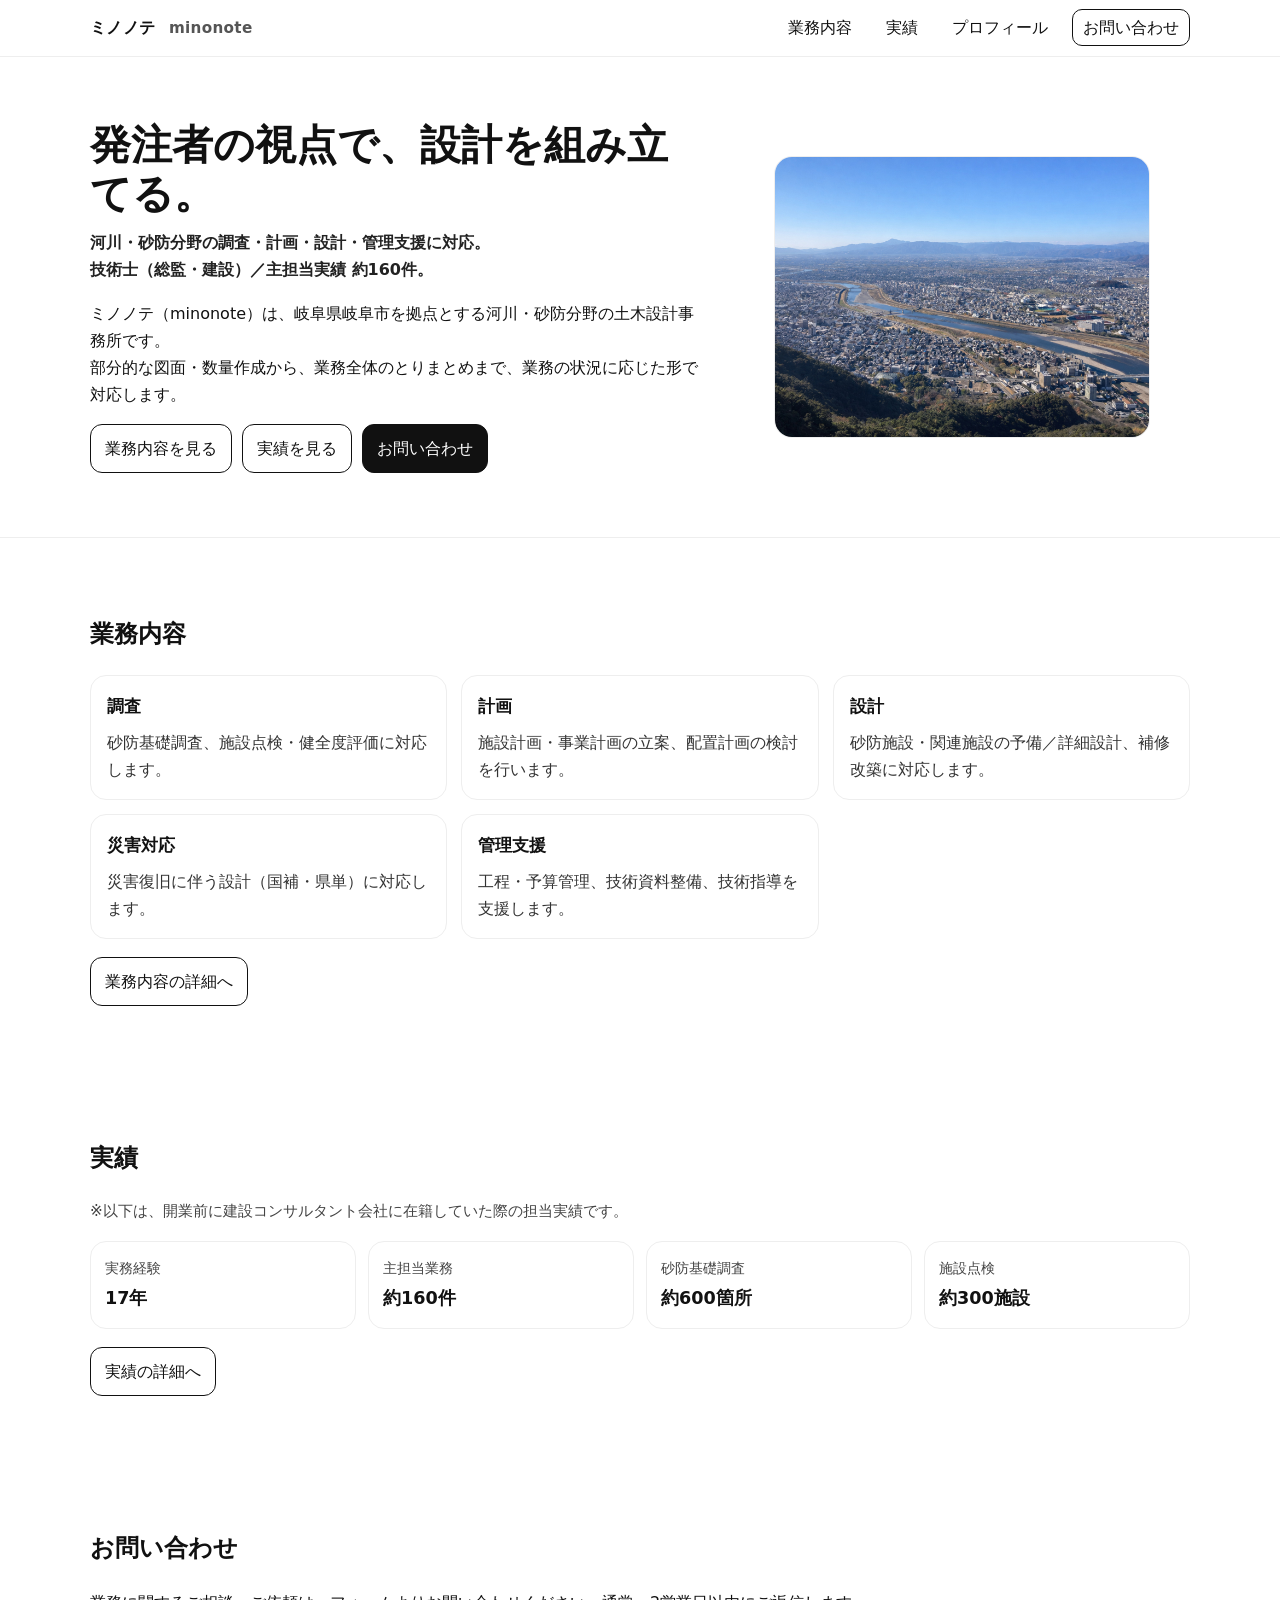
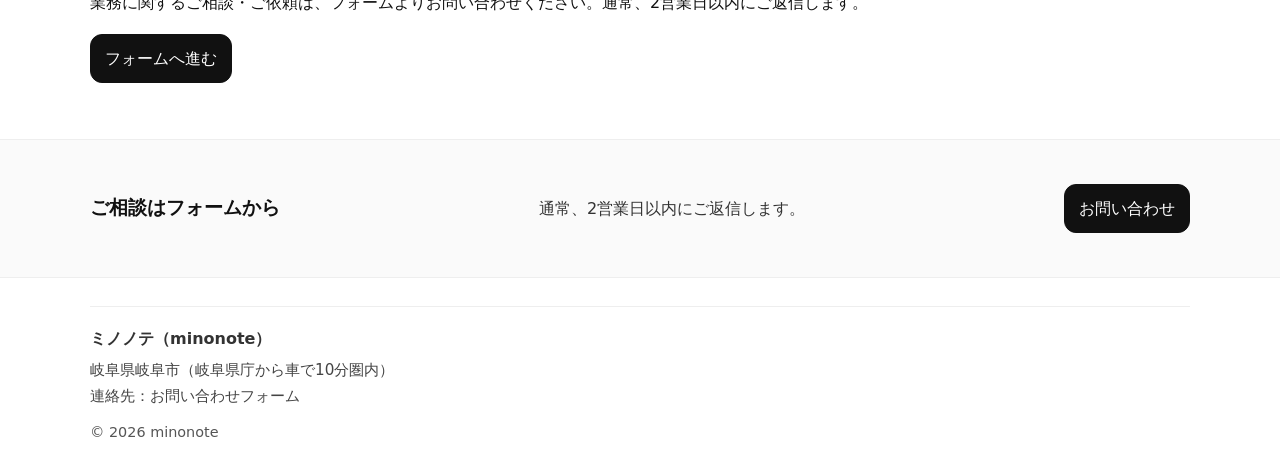
<file: index.html>
<!doctype html>
<html lang="ja">
<head>
  <meta charset="utf-8" />
  <meta name="viewport" content="width=device-width, initial-scale=1" />
  <title>ミノノテ（minonote）｜砂防 設計 外注（岐阜）</title>
  <meta name="description" content="岐阜を拠点に砂防 設計 外注に対応。河川・砂防分野の調査・計画・設計・管理支援をお引き受けします。技術士（総監・建設）／主担当実績 約160件。部分作業からとりまとめまで。" />

  <!-- Canonical / OGP（URLは公開後に実URLへ置換） -->
  <link rel="canonical" href="https://minonoteoffice26-pixel.github.io/my-site/" />
  <meta property="og:title" content="ミノノテ（minonote）｜河川・砂防の調査・計画・設計" />
  <meta property="og:description" content="河川・砂防分野の調査・計画・設計・災害復旧・管理支援に対応。技術士（総監・建設）／主担当実績 約160件。" />
  <meta property="og:type" content="website" />
  <meta property="og:url" content="https://minonoteoffice26-pixel.github.io/my-site/" />
  <meta property="og:image" content="https://minonoteoffice26-pixel.github.io/my-site/images/ogp.png" />

  <!-- Favicon（WF-066で作成・差し替え） -->
  <link rel="icon" href="images/favicon.ico" />

  <link rel="stylesheet" href="style.css" />
</head>
<body>
  <a class="skip-link" href="#main">本文へスキップ</a>

  <header class="site-header">
    <div class="container header-inner">
      <a class="brand" href="index.html" aria-label="ミノノテ トップへ">ミノノテ<span class="brand-sub"> minonote</span></a>

      <nav class="site-nav" aria-label="グローバルナビゲーション">
        <ul>
          <li><a href="service.html">業務内容</a></li>
          <li><a href="works.html">実績</a></li>
          <li><a href="profile.html">プロフィール</a></li>
          <li><a class="nav-cta" href="contact.html">お問い合わせ</a></li>
        </ul>
      </nav>
    </div>
  </header>

  <main id="main">
    <!-- Hero -->
    <section class="hero">
      <div class="container hero-inner">
        <div class="hero-text">
          <h1>発注者の視点で、設計を組み立てる。</h1>
          <p class="lead">
            河川・砂防分野の調査・計画・設計・管理支援に対応。<br />
            技術士（総監・建設）／主担当実績 約160件。
          </p>
          <p>
            ミノノテ（minonote）は、岐阜県岐阜市を拠点とする河川・砂防分野の土木設計事務所です。<br />
            部分的な図面・数量作成から、業務全体のとりまとめまで、業務の状況に応じた形で対応します。
          </p>

          <div class="button-row">
            <a class="btn" href="service.html">業務内容を見る</a>
            <a class="btn" href="works.html">実績を見る</a>
            <a class="btn btn-primary" href="contact.html">お問い合わせ</a>
          </div>
        </div>

        <figure class="hero-media">
          <!-- WF-045-01：トップメイン画像（WF-061までに差し替え） -->
          <img src="images/hero-placeholder.jpg" alt="河川・砂防分野の業務イメージ（後で差し替え）" />
        </figure>
      </div>
    </section>

    <!-- Service summary -->
    <section class="section" id="service">
      <div class="container">
        <h2>業務内容</h2>
        <div class="cards">
          <article class="card">
            <h3>調査</h3>
            <p>砂防基礎調査、施設点検・健全度評価に対応します。</p>
          </article>
          <article class="card">
            <h3>計画</h3>
            <p>施設計画・事業計画の立案、配置計画の検討を行います。</p>
          </article>
          <article class="card">
            <h3>設計</h3>
            <p>砂防施設・関連施設の予備／詳細設計、補修改築に対応します。</p>
          </article>
          <article class="card">
            <h3>災害対応</h3>
            <p>災害復旧に伴う設計（国補・県単）に対応します。</p>
          </article>
          <article class="card">
            <h3>管理支援</h3>
            <p>工程・予算管理、技術資料整備、技術指導を支援します。</p>
          </article>
        </div>

        <div class="section-actions">
          <a class="btn" href="service.html">業務内容の詳細へ</a>
        </div>
      </div>
    </section>

    <!-- Works summary -->
    <section class="section" id="works">
      <div class="container">
        <h2>実績</h2>
        <p class="note">※以下は、開業前に建設コンサルタント会社に在籍していた際の担当実績です。</p>

        <dl class="metrics">
          <div><dt>実務経験</dt><dd>17年</dd></div>
          <div><dt>主担当業務</dt><dd>約160件</dd></div>
          <div><dt>砂防基礎調査</dt><dd>約600箇所</dd></div>
          <div><dt>施設点検</dt><dd>約300施設</dd></div>
        </dl>

        <div class="section-actions">
          <a class="btn" href="works.html">実績の詳細へ</a>
        </div>
      </div>
    </section>

    <!-- Contact summary -->
    <section class="section" id="contact">
      <div class="container">
        <h2>お問い合わせ</h2>
        <p>業務に関するご相談・ご依頼は、フォームよりお問い合わせください。通常、2営業日以内にご返信します。</p>
        <div class="section-actions">
          <a class="btn btn-primary" href="contact.html">フォームへ進む</a>
        </div>
      </div>
    </section>

    <!-- Common CTA -->
    <section class="cta" aria-label="お問い合わせへの導線">
      <div class="container cta-inner">
        <h2 class="cta-title">ご相談はフォームから</h2>
        <p class="cta-text">通常、2営業日以内にご返信します。</p>
        <a class="btn btn-primary" href="contact.html">お問い合わせ</a>
      </div>
    </section>
  </main>

  <footer class="site-footer">
    <div class="container footer-inner">
      <p class="footer-brand">ミノノテ（minonote）</p>
      <p class="footer-meta">岐阜県岐阜市（岐阜県庁から車で10分圏内）</p>
      <p class="footer-meta">連絡先：お問い合わせフォーム</p>
      <p class="footer-copy">&copy; <span id="year">2026</span> minonote</p>
    </div>
  </footer>
</body>
</html>
</file>
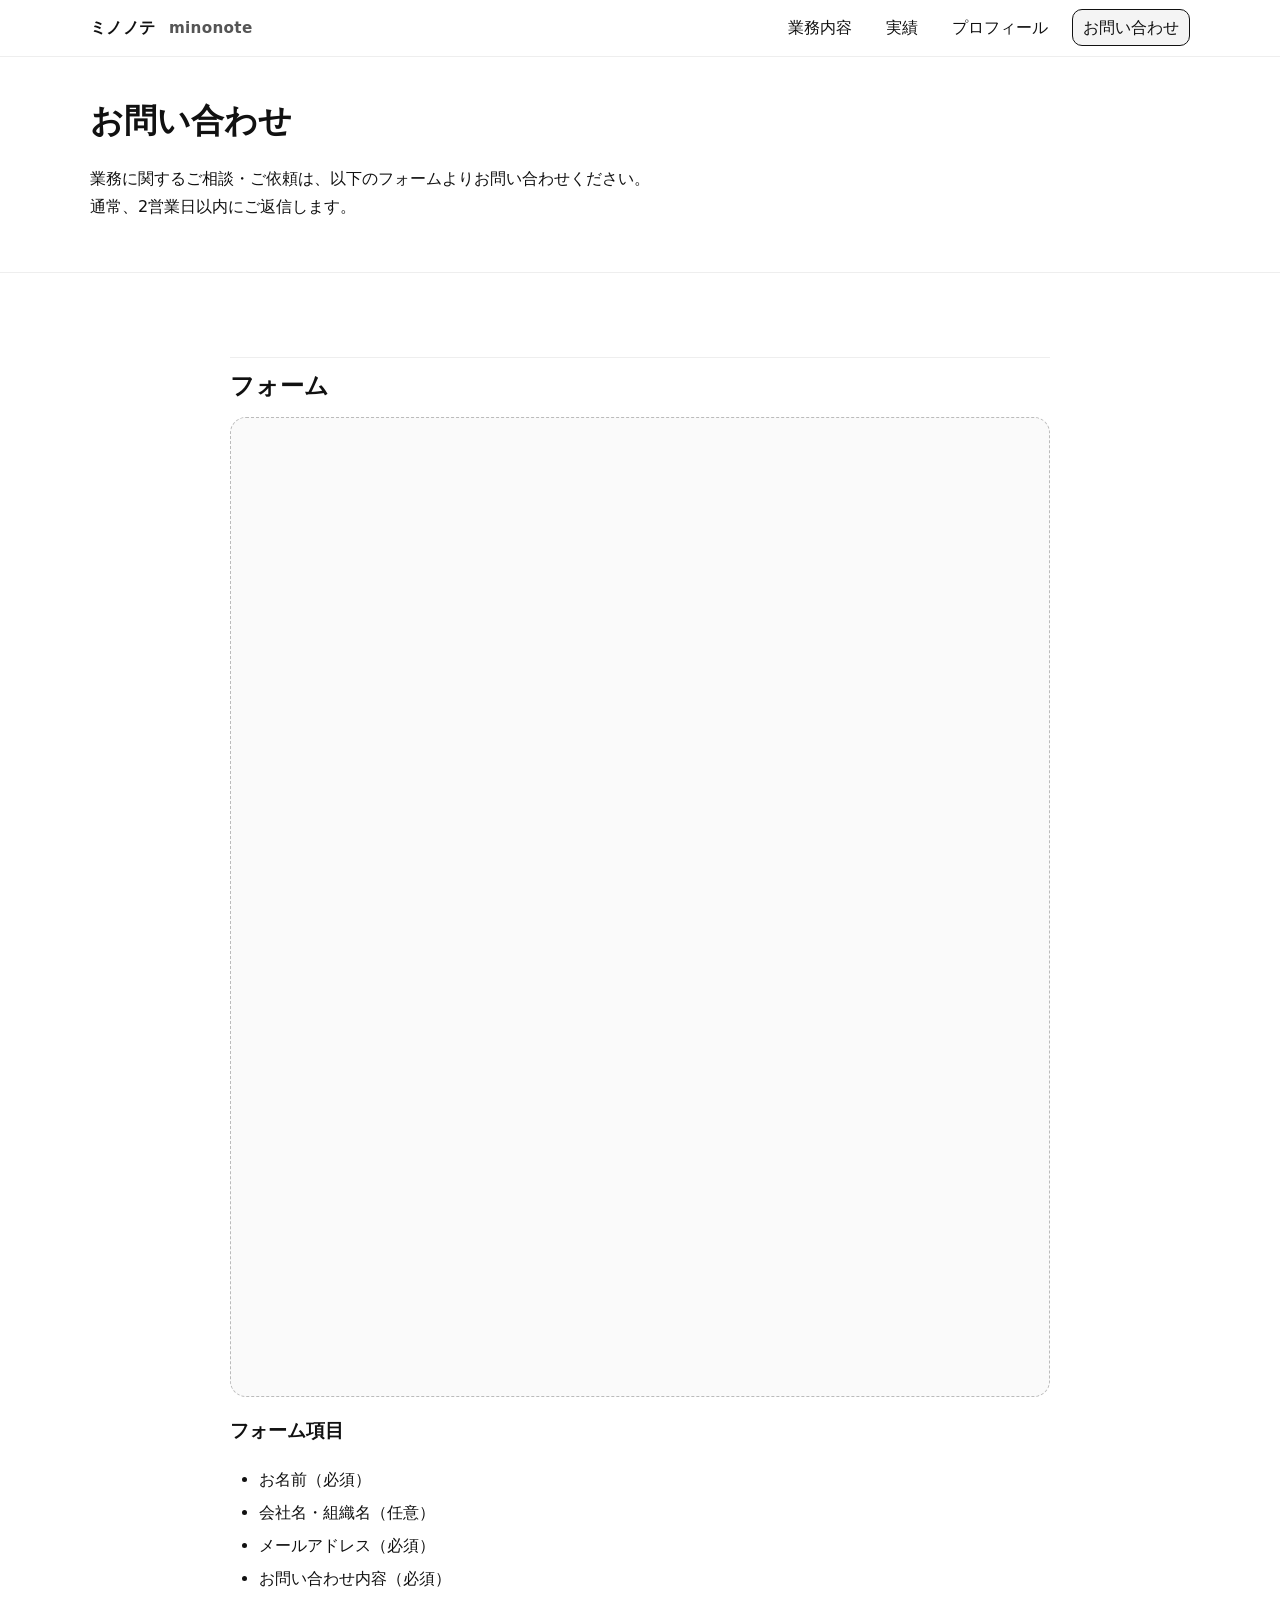
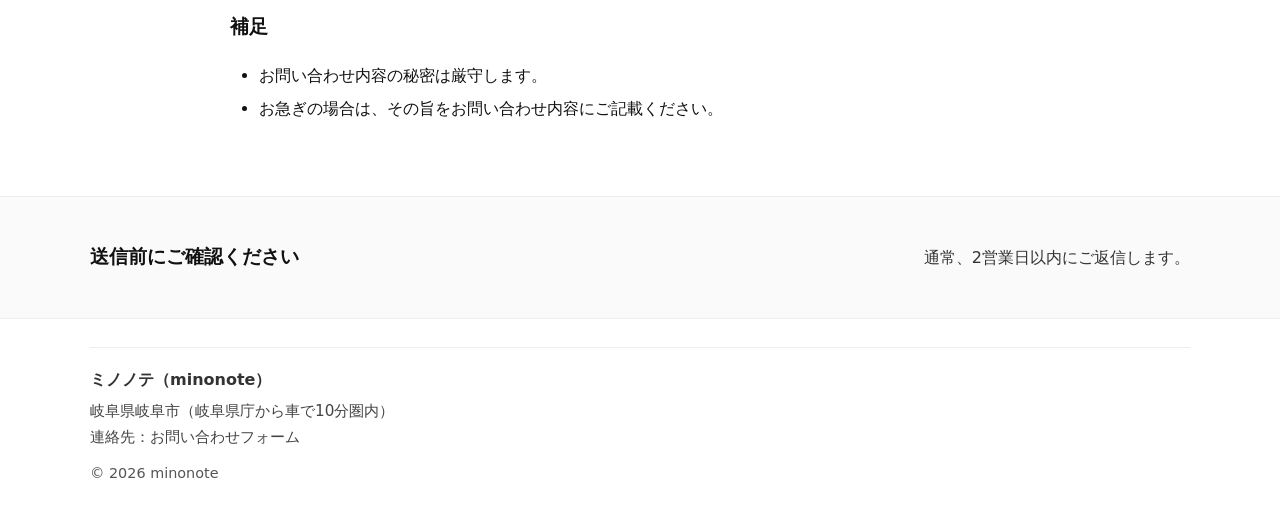
<file: contact.html>
<!doctype html>
<html lang="ja">
<head>
  <meta charset="utf-8" />
  <meta name="viewport" content="width=device-width, initial-scale=1" />
  <title>お問い合わせ｜砂防 設計 相談｜ミノノテ（minonote）</title>
  <meta name="description" content="砂防 設計 相談はフォームから。河川・砂防分野の調査・計画・設計、災害復旧、管理支援の外注依頼に対応します。通常2営業日以内に返信。電話番号は掲載せず、お問い合わせはフォーム一本化です。" />

  <link rel="canonical" href="https://minonoteoffice26-pixel.github.io/my-site/contact.html" />
  <meta property="og:title" content="お問い合わせ｜ミノノテ（minonote）" />
  <meta property="og:description" content="業務に関するご相談・ご依頼はフォームよりお問い合わせください。通常2営業日以内にご返信します。" />
  <meta property="og:type" content="website" />
  <meta property="og:url" content="https://minonoteoffice26-pixel.github.io/my-site/contact.html" />
  <meta property="og:image" content="https://minonoteoffice26-pixel.github.io/my-site/images/ogp.png" />

  <link rel="icon" href="images/favicon.ico" />
  <link rel="stylesheet" href="style.css" />
</head>
<body>
  <a class="skip-link" href="#main">本文へスキップ</a>

  <header class="site-header">
    <div class="container header-inner">
      <a class="brand" href="index.html" aria-label="ミノノテ トップへ">ミノノテ<span class="brand-sub"> minonote</span></a>

      <nav class="site-nav" aria-label="グローバルナビゲーション">
        <ul>
          <li><a href="service.html">業務内容</a></li>
          <li><a href="works.html">実績</a></li>
          <li><a href="profile.html">プロフィール</a></li>
          <li><a class="nav-cta" href="contact.html" aria-current="page">お問い合わせ</a></li>
        </ul>
      </nav>
    </div>
  </header>

  <main id="main">
    <section class="page-hero">
      <div class="container">
        <h1>お問い合わせ</h1>
        <p>
          業務に関するご相談・ご依頼は、以下のフォームよりお問い合わせください。<br />
          通常、2営業日以内にご返信します。
        </p>
      </div>
    </section>

    <section class="section">
      <div class="container prose">
        <h2>フォーム</h2>

        <div class="form-embed" role="region" aria-label="お問い合わせフォーム">
          <iframe
            src="https://docs.google.com/forms/d/e/1FAIpQLScFgdYmt64M1kXzvDTXmIeiXtG2gG3vbCliNKr5ro3TvuSimA/viewform?embedded=true"
            width="100%"
            height="950"
            frameborder="0"
            marginheight="0"
            marginwidth="0"
            loading="lazy"
          >読み込んでいます…</iframe>
        </div>

        <h3>フォーム項目</h3>
        <ul class="list">
          <li>お名前（必須）</li>
          <li>会社名・組織名（任意）</li>
          <li>メールアドレス（必須）</li>
          <li>お問い合わせ内容（必須）</li>
        </ul>

        <h3>補足</h3>
        <ul class="list">
          <li>お問い合わせ内容の秘密は厳守します。</li>
          <li>お急ぎの場合は、その旨をお問い合わせ内容にご記載ください。</li>
        </ul>
      </div>
    </section>

    <section class="cta" aria-label="お問い合わせへの導線">
      <div class="container cta-inner">
        <h2 class="cta-title">送信前にご確認ください</h2>
        <p class="cta-text">通常、2営業日以内にご返信します。</p>
      </div>
    </section>
  </main>

  <footer class="site-footer">
    <div class="container footer-inner">
      <p class="footer-brand">ミノノテ（minonote）</p>
      <p class="footer-meta">岐阜県岐阜市（岐阜県庁から車で10分圏内）</p>
      <p class="footer-meta">連絡先：お問い合わせフォーム</p>
      <p class="footer-copy">&copy; <span id="year">2026</span> minonote</p>
    </div>
  </footer>
</body>
</html>
</file>
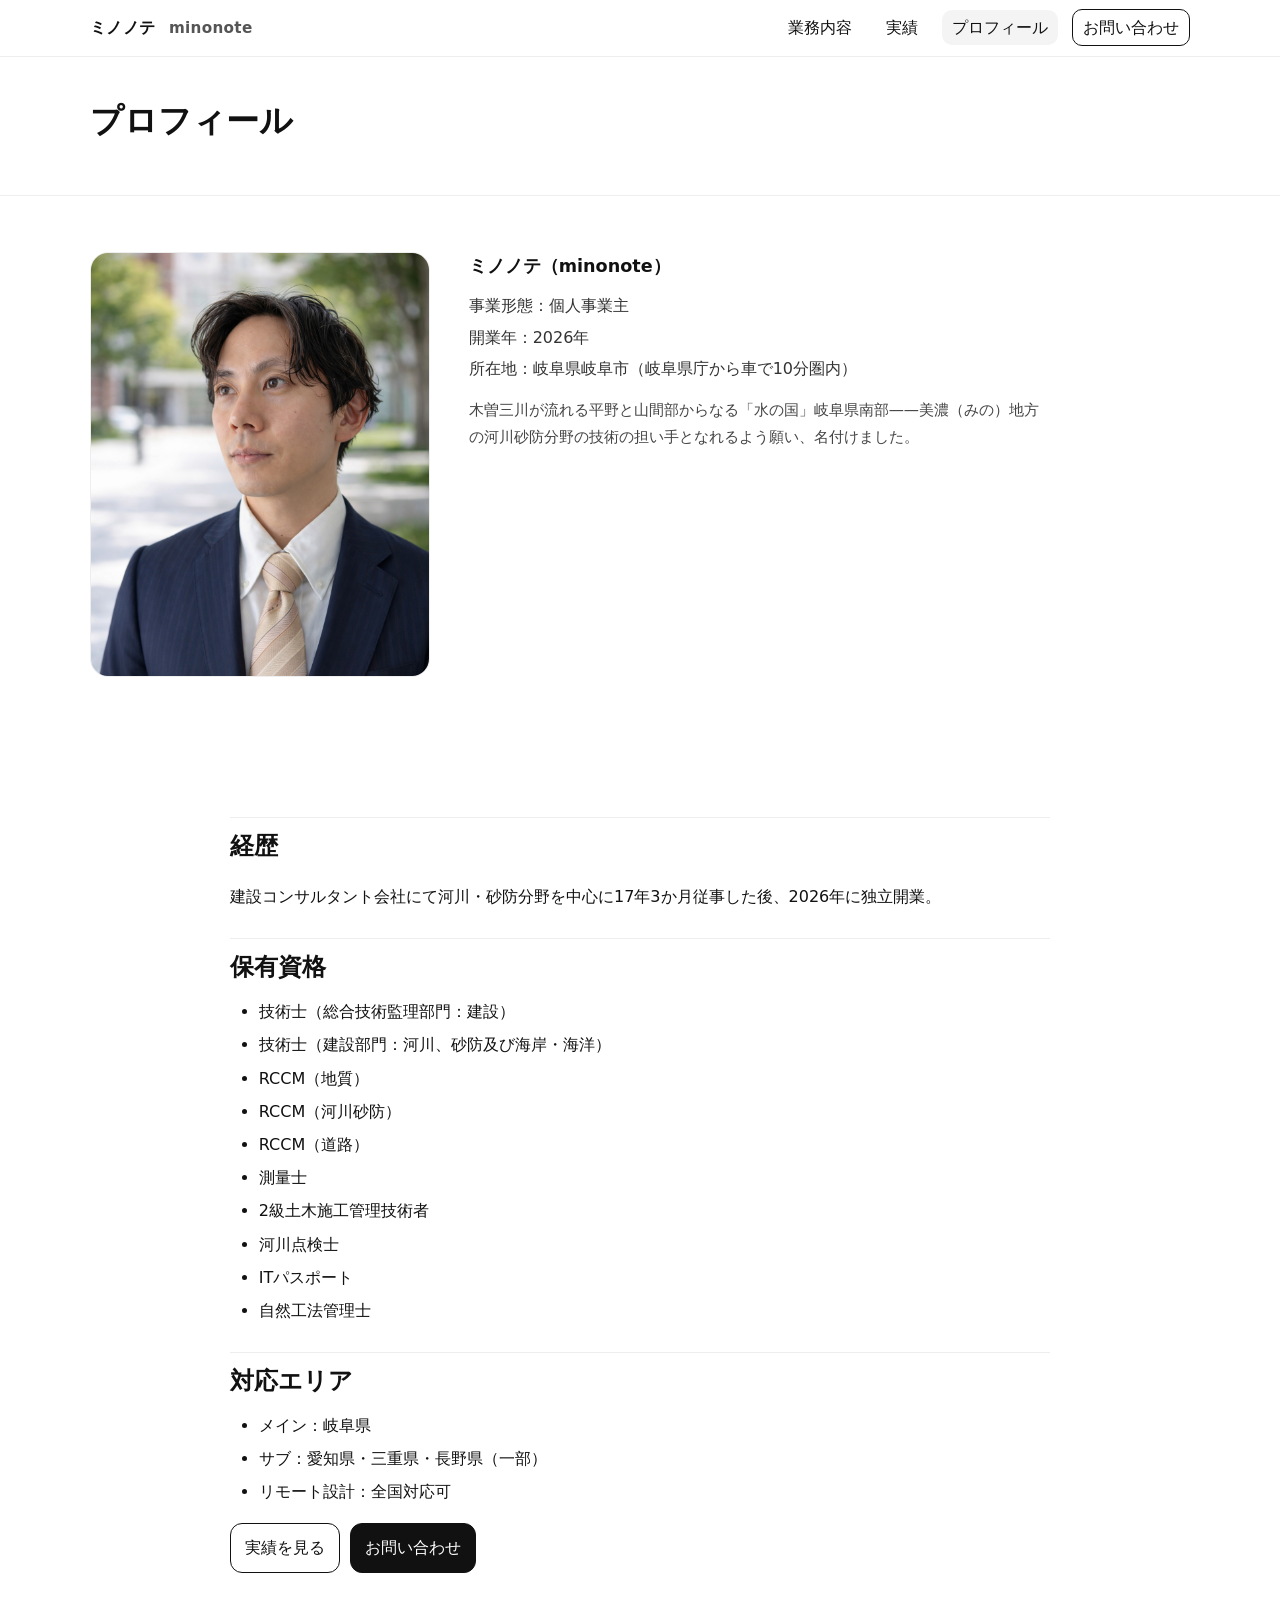
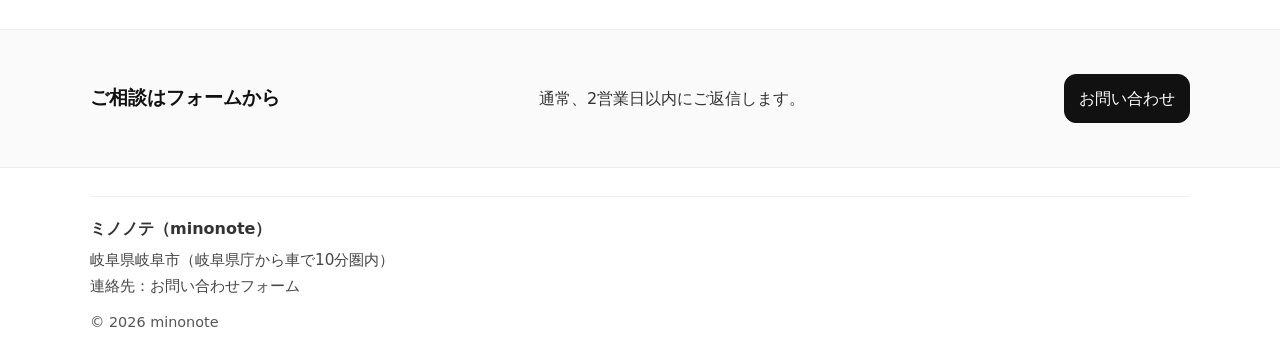
<file: profile.html>
<!doctype html>
<html lang="ja">
<head>
  <meta charset="utf-8" />
  <meta name="viewport" content="width=device-width, initial-scale=1" />
  <title>プロフィール｜技術士 砂防｜ミノノテ（minonote）</title>
  <meta name="description" content="技術士 砂防（総監・建設／建設：河川、砂防及び海岸・海洋）。岐阜県岐阜市を拠点に、河川・砂防分野で17年3か月従事後、2026年に独立開業。対応エリアや保有資格を掲載しています。" />

  <link rel="canonical" href="https://minonoteoffice26-pixel.github.io/my-site/profile.html" />
  <meta property="og:title" content="プロフィール｜ミノノテ（minonote）" />
  <meta property="og:description" content="岐阜県岐阜市拠点。河川・砂防分野で17年3か月従事後、2026年に独立開業。保有資格：技術士（総監・建設）ほか。" />
  <meta property="og:type" content="website" />
  <meta property="og:url" content="https://minonoteoffice26-pixel.github.io/my-site/profile.html" />
  <meta property="og:image" content="https://minonoteoffice26-pixel.github.io/my-site/images/ogp.png" />

  <link rel="icon" href="images/favicon.ico" />
  <link rel="stylesheet" href="style.css" />
</head>
<body>
  <a class="skip-link" href="#main">本文へスキップ</a>

  <header class="site-header">
    <div class="container header-inner">
      <a class="brand" href="index.html" aria-label="ミノノテ トップへ">ミノノテ<span class="brand-sub"> minonote</span></a>

      <nav class="site-nav" aria-label="グローバルナビゲーション">
        <ul>
          <li><a href="service.html">業務内容</a></li>
          <li><a href="works.html">実績</a></li>
          <li><a href="profile.html" aria-current="page">プロフィール</a></li>
          <li><a class="nav-cta" href="contact.html">お問い合わせ</a></li>
        </ul>
      </nav>
    </div>
  </header>

  <main id="main">
    <section class="page-hero">
      <div class="container">
        <h1>プロフィール</h1>
      </div>
    </section>

    <section class="section">
      <div class="container profile-top">
        <div class="profile-media">
          <!-- WF-045-02：顔写真（WF-064までに差し替え） -->
          <img src="images/profile-placeholder.jpg" alt="顔写真（後で差し替え）" />
        </div>

        <div class="profile-summary">
          <p class="profile-name">ミノノテ（minonote）</p>
          <ul class="profile-meta">
            <li>事業形態：個人事業主</li>
            <li>開業年：2026年</li>
            <li>所在地：岐阜県岐阜市（岐阜県庁から車で10分圏内）</li>
          </ul>

          <p class="note">
            木曽三川が流れる平野と山間部からなる「水の国」岐阜県南部——美濃（みの）地方の河川砂防分野の技術の担い手となれるよう願い、名付けました。
          </p>
        </div>
      </div>
    </section>

    <section class="section">
      <div class="container prose">
        <h2>経歴</h2>
        <p>建設コンサルタント会社にて河川・砂防分野を中心に17年3か月従事した後、2026年に独立開業。</p>

        <h2>保有資格</h2>
        <ul class="list">
          <li>技術士（総合技術監理部門：建設）</li>
          <li>技術士（建設部門：河川、砂防及び海岸・海洋）</li>
          <li>RCCM（地質）</li>
          <li>RCCM（河川砂防）</li>
          <li>RCCM（道路）</li>
          <li>測量士</li>
          <li>2級土木施工管理技術者</li>
          <li>河川点検士</li>
          <li>ITパスポート</li>
          <li>自然工法管理士</li>
        </ul>

        <h2>対応エリア</h2>
        <ul class="list">
          <li>メイン：岐阜県</li>
          <li>サブ：愛知県・三重県・長野県（一部）</li>
          <li>リモート設計：全国対応可</li>
        </ul>

        <div class="section-actions">
          <a class="btn" href="works.html">実績を見る</a>
          <a class="btn btn-primary" href="contact.html">お問い合わせ</a>
        </div>
      </div>
    </section>

    <section class="cta" aria-label="お問い合わせへの導線">
      <div class="container cta-inner">
        <h2 class="cta-title">ご相談はフォームから</h2>
        <p class="cta-text">通常、2営業日以内にご返信します。</p>
        <a class="btn btn-primary" href="contact.html">お問い合わせ</a>
      </div>
    </section>
  </main>

  <footer class="site-footer">
    <div class="container footer-inner">
      <p class="footer-brand">ミノノテ（minonote）</p>
      <p class="footer-meta">岐阜県岐阜市（岐阜県庁から車で10分圏内）</p>
      <p class="footer-meta">連絡先：お問い合わせフォーム</p>
      <p class="footer-copy">&copy; <span id="year">2026</span> minonote</p>
    </div>
  </footer>
</body>
</html>
</file>
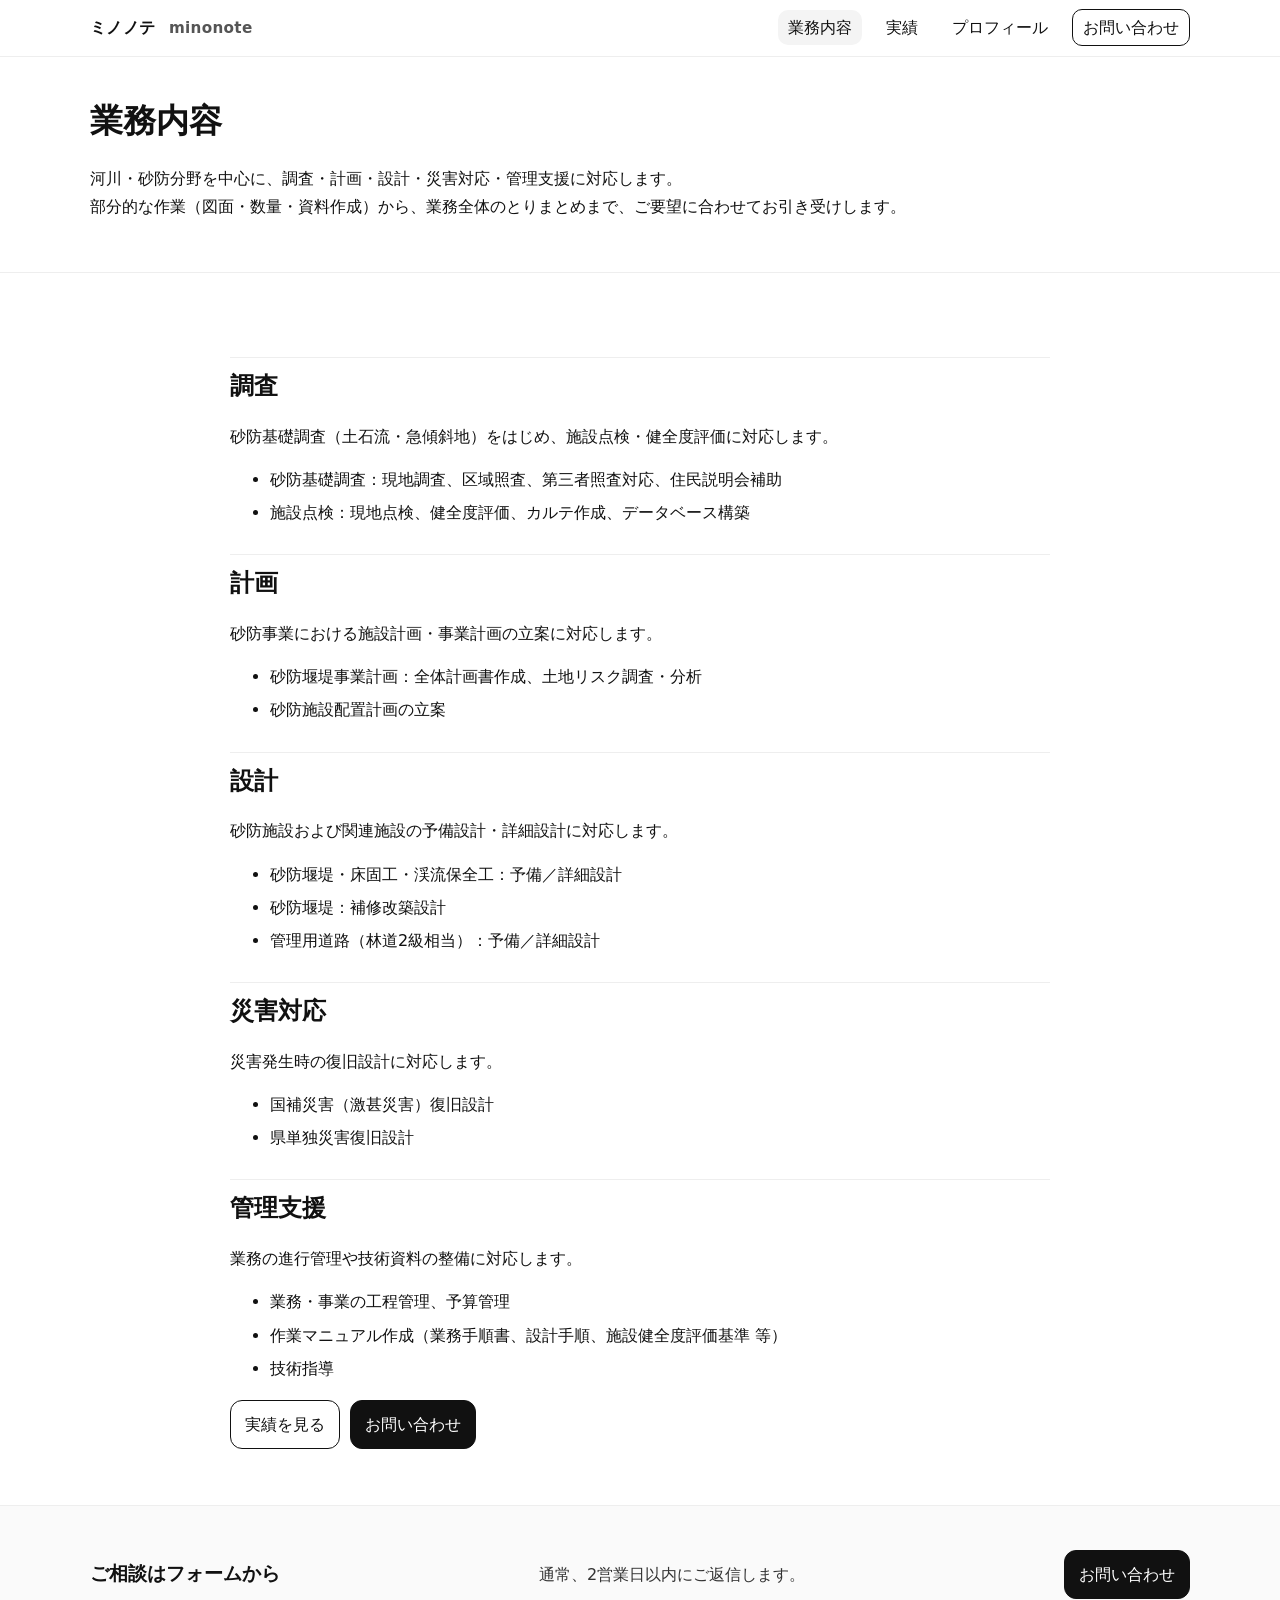
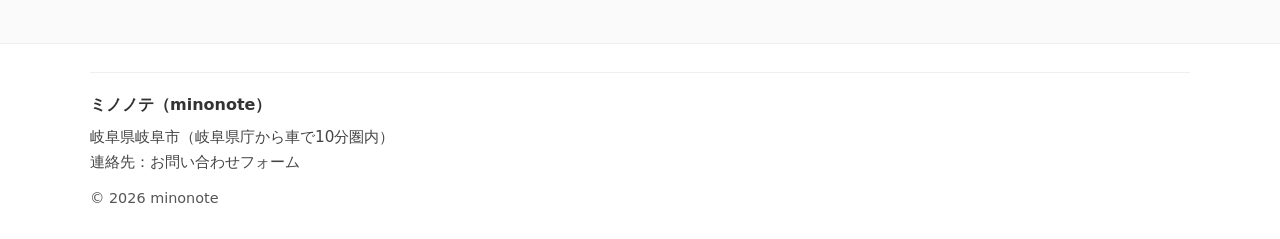
<file: service.html>
<!doctype html>
<html lang="ja">
<head>
  <meta charset="utf-8" />
  <meta name="viewport" content="width=device-width, initial-scale=1" />
  <title>業務内容｜河川 砂防 設計 依頼｜ミノノテ（minonote）</title>
  <meta name="description" content="河川 砂防 設計 依頼に対応。砂防基礎調査、施設点検・健全度評価、事業計画、予備・詳細設計、災害復旧、管理支援まで。部分作業から業務全体のとりまとめまで、ご要望に合わせて対応します。" />

  <link rel="canonical" href="https://minonoteoffice26-pixel.github.io/my-site/service.html" />
  <meta property="og:title" content="業務内容｜ミノノテ（minonote）" />
  <meta property="og:description" content="河川・砂防分野の調査・計画・設計・災害対応・管理支援に対応。部分作業からとりまとめまで。" />
  <meta property="og:type" content="website" />
  <meta property="og:url" content="https://minonoteoffice26-pixel.github.io/my-site/service.html" />
  <meta property="og:image" content="https://minonoteoffice26-pixel.github.io/my-site/images/ogp.png" />

  <link rel="icon" href="images/favicon.ico" />
  <link rel="stylesheet" href="style.css" />
</head>
<body>
  <a class="skip-link" href="#main">本文へスキップ</a>

  <header class="site-header">
    <div class="container header-inner">
      <a class="brand" href="index.html" aria-label="ミノノテ トップへ">ミノノテ<span class="brand-sub"> minonote</span></a>

      <nav class="site-nav" aria-label="グローバルナビゲーション">
        <ul>
          <li><a href="service.html" aria-current="page">業務内容</a></li>
          <li><a href="works.html">実績</a></li>
          <li><a href="profile.html">プロフィール</a></li>
          <li><a class="nav-cta" href="contact.html">お問い合わせ</a></li>
        </ul>
      </nav>
    </div>
  </header>

  <main id="main">
    <section class="page-hero">
      <div class="container">
        <h1>業務内容</h1>
        <p>
          河川・砂防分野を中心に、調査・計画・設計・災害対応・管理支援に対応します。<br />
          部分的な作業（図面・数量・資料作成）から、業務全体のとりまとめまで、ご要望に合わせてお引き受けします。
        </p>
      </div>
    </section>

    <section class="section">
      <div class="container prose">
        <h2>調査</h2>
        <p>砂防基礎調査（土石流・急傾斜地）をはじめ、施設点検・健全度評価に対応します。</p>
        <ul>
          <li>砂防基礎調査：現地調査、区域照査、第三者照査対応、住民説明会補助</li>
          <li>施設点検：現地点検、健全度評価、カルテ作成、データベース構築</li>
        </ul>

        <h2>計画</h2>
        <p>砂防事業における施設計画・事業計画の立案に対応します。</p>
        <ul>
          <li>砂防堰堤事業計画：全体計画書作成、土地リスク調査・分析</li>
          <li>砂防施設配置計画の立案</li>
        </ul>

        <h2>設計</h2>
        <p>砂防施設および関連施設の予備設計・詳細設計に対応します。</p>
        <ul>
          <li>砂防堰堤・床固工・渓流保全工：予備／詳細設計</li>
          <li>砂防堰堤：補修改築設計</li>
          <li>管理用道路（林道2級相当）：予備／詳細設計</li>
        </ul>

        <h2>災害対応</h2>
        <p>災害発生時の復旧設計に対応します。</p>
        <ul>
          <li>国補災害（激甚災害）復旧設計</li>
          <li>県単独災害復旧設計</li>
        </ul>

        <h2>管理支援</h2>
        <p>業務の進行管理や技術資料の整備に対応します。</p>
        <ul>
          <li>業務・事業の工程管理、予算管理</li>
          <li>作業マニュアル作成（業務手順書、設計手順、施設健全度評価基準 等）</li>
          <li>技術指導</li>
        </ul>

        <div class="section-actions">
          <a class="btn" href="works.html">実績を見る</a>
          <a class="btn btn-primary" href="contact.html">お問い合わせ</a>
        </div>
      </div>
    </section>

    <section class="cta" aria-label="お問い合わせへの導線">
      <div class="container cta-inner">
        <h2 class="cta-title">ご相談はフォームから</h2>
        <p class="cta-text">通常、2営業日以内にご返信します。</p>
        <a class="btn btn-primary" href="contact.html">お問い合わせ</a>
      </div>
    </section>
  </main>

  <footer class="site-footer">
    <div class="container footer-inner">
      <p class="footer-brand">ミノノテ（minonote）</p>
      <p class="footer-meta">岐阜県岐阜市（岐阜県庁から車で10分圏内）</p>
      <p class="footer-meta">連絡先：お問い合わせフォーム</p>
      <p class="footer-copy">&copy; <span id="year">2026</span> minonote</p>
    </div>
  </footer>
</body>
</html>
</file>
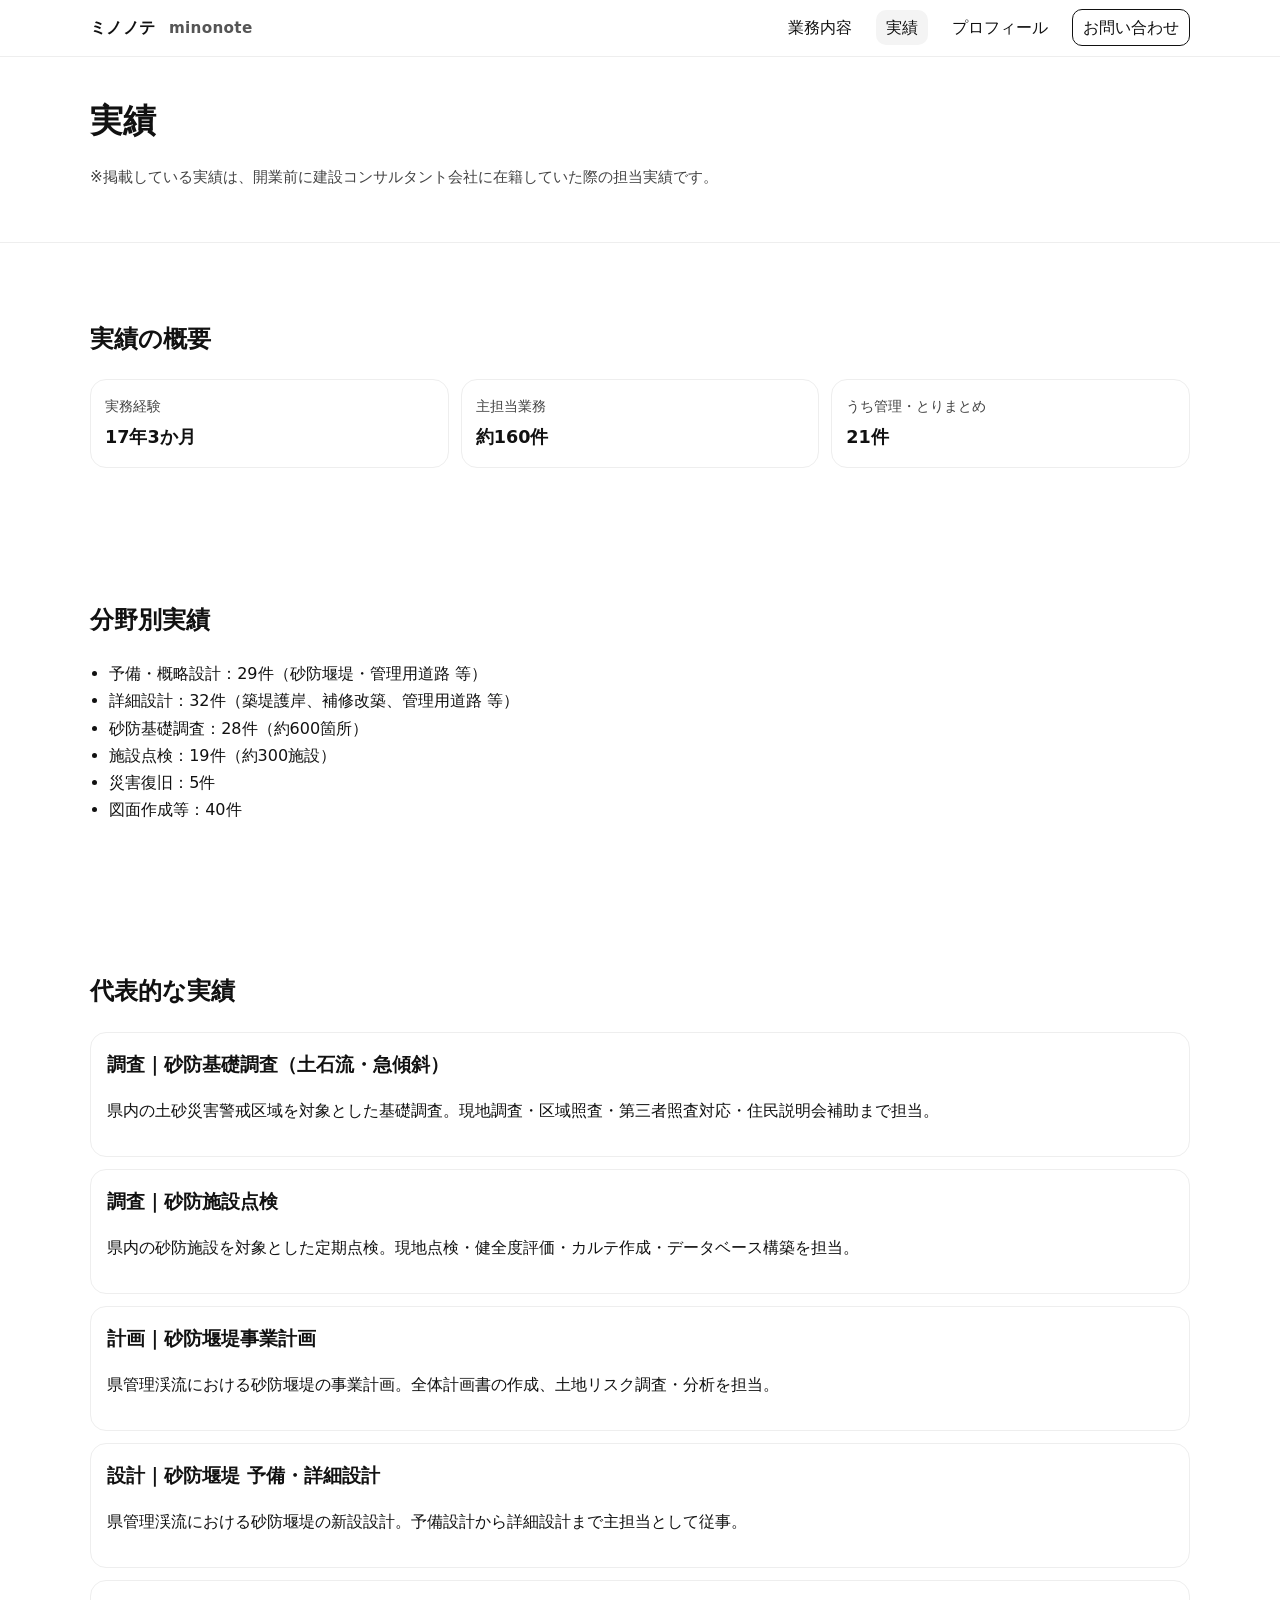
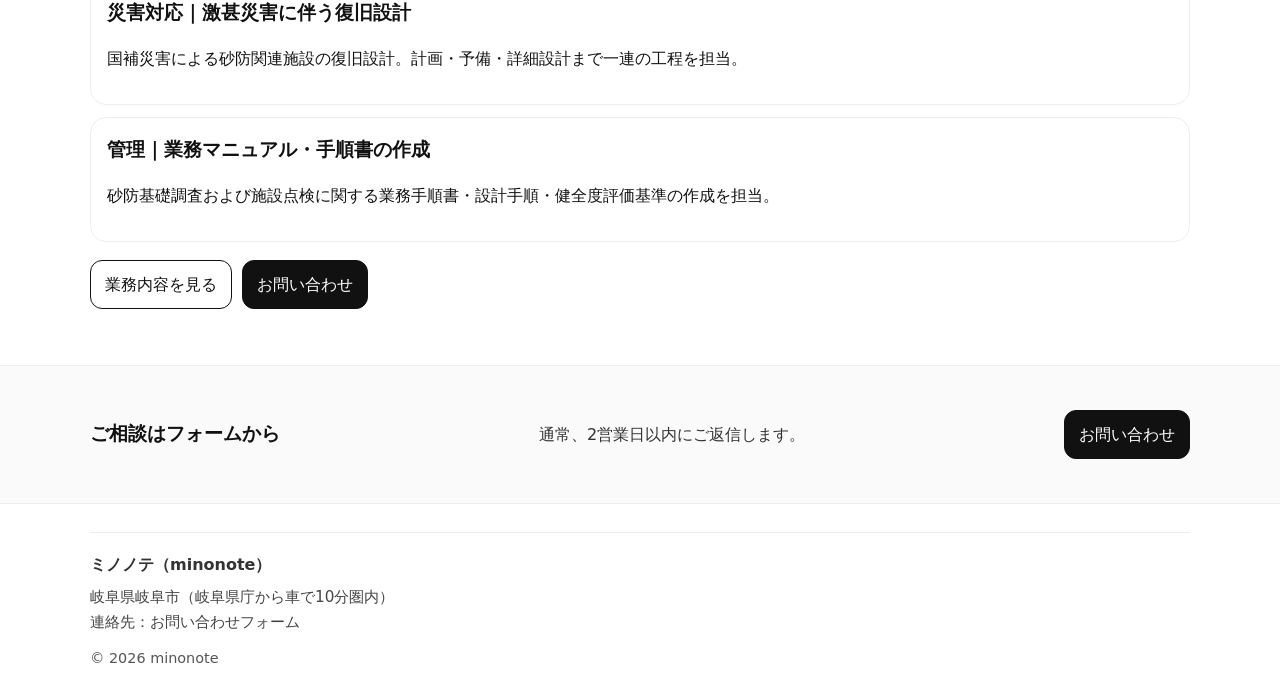
<file: works.html>
<!doctype html>
<html lang="ja">
<head>
  <meta charset="utf-8" />
  <meta name="viewport" content="width=device-width, initial-scale=1" />
  <title>実績｜砂防 設計 実績｜ミノノテ（minonote）</title>
  <meta name="description" content="砂防 設計 実績を数字と抽象化事例で掲載。実務経験17年3か月／主担当約160件／砂防基礎調査約600箇所／施設点検約300施設。※開業前の建設コンサル在籍時の担当実績です。" />

  <link rel="canonical" href="https://minonoteoffice26-pixel.github.io/my-site/works.html" />
  <meta property="og:title" content="実績｜ミノノテ（minonote）" />
  <meta property="og:description" content="実務経験17年3か月／主担当約160件。分野別件数と代表的な実績を掲載。" />
  <meta property="og:type" content="website" />
  <meta property="og:url" content="https://minonoteoffice26-pixel.github.io/my-site/works.html" />
  <meta property="og:image" content="https://minonoteoffice26-pixel.github.io/my-site/images/ogp.png" />

  <link rel="icon" href="images/favicon.ico" />
  <link rel="stylesheet" href="style.css" />
</head>
<body>
  <a class="skip-link" href="#main">本文へスキップ</a>

  <header class="site-header">
    <div class="container header-inner">
      <a class="brand" href="index.html" aria-label="ミノノテ トップへ">ミノノテ<span class="brand-sub"> minonote</span></a>

      <nav class="site-nav" aria-label="グローバルナビゲーション">
        <ul>
          <li><a href="service.html">業務内容</a></li>
          <li><a href="works.html" aria-current="page">実績</a></li>
          <li><a href="profile.html">プロフィール</a></li>
          <li><a class="nav-cta" href="contact.html">お問い合わせ</a></li>
        </ul>
      </nav>
    </div>
  </header>

  <main id="main">
    <section class="page-hero">
      <div class="container">
        <h1>実績</h1>
        <p class="note">※掲載している実績は、開業前に建設コンサルタント会社に在籍していた際の担当実績です。</p>
      </div>
    </section>

    <section class="section">
      <div class="container">
        <h2>実績の概要</h2>
        <dl class="metrics">
          <div><dt>実務経験</dt><dd>17年3か月</dd></div>
          <div><dt>主担当業務</dt><dd>約160件</dd></div>
          <div><dt>うち管理・とりまとめ</dt><dd>21件</dd></div>
        </dl>
      </div>
    </section>

    <section class="section">
      <div class="container">
        <h2>分野別実績</h2>
        <ul class="list">
          <li>予備・概略設計：29件（砂防堰堤・管理用道路 等）</li>
          <li>詳細設計：32件（築堤護岸、補修改築、管理用道路 等）</li>
          <li>砂防基礎調査：28件（約600箇所）</li>
          <li>施設点検：19件（約300施設）</li>
          <li>災害復旧：5件</li>
          <li>図面作成等：40件</li>
        </ul>
      </div>
    </section>

    <section class="section">
      <div class="container">
        <h2>代表的な実績</h2>

        <article class="case">
          <h3>調査｜砂防基礎調査（土石流・急傾斜）</h3>
          <p>県内の土砂災害警戒区域を対象とした基礎調査。現地調査・区域照査・第三者照査対応・住民説明会補助まで担当。</p>
        </article>

        <article class="case">
          <h3>調査｜砂防施設点検</h3>
          <p>県内の砂防施設を対象とした定期点検。現地点検・健全度評価・カルテ作成・データベース構築を担当。</p>
        </article>

        <article class="case">
          <h3>計画｜砂防堰堤事業計画</h3>
          <p>県管理渓流における砂防堰堤の事業計画。全体計画書の作成、土地リスク調査・分析を担当。</p>
        </article>

        <article class="case">
          <h3>設計｜砂防堰堤 予備・詳細設計</h3>
          <p>県管理渓流における砂防堰堤の新設設計。予備設計から詳細設計まで主担当として従事。</p>
        </article>

        <article class="case">
          <h3>災害対応｜激甚災害に伴う復旧設計</h3>
          <p>国補災害による砂防関連施設の復旧設計。計画・予備・詳細設計まで一連の工程を担当。</p>
        </article>

        <article class="case">
          <h3>管理｜業務マニュアル・手順書の作成</h3>
          <p>砂防基礎調査および施設点検に関する業務手順書・設計手順・健全度評価基準の作成を担当。</p>
        </article>

        <div class="section-actions">
          <a class="btn" href="service.html">業務内容を見る</a>
          <a class="btn btn-primary" href="contact.html">お問い合わせ</a>
        </div>
      </div>
    </section>

    <section class="cta" aria-label="お問い合わせへの導線">
      <div class="container cta-inner">
        <h2 class="cta-title">ご相談はフォームから</h2>
        <p class="cta-text">通常、2営業日以内にご返信します。</p>
        <a class="btn btn-primary" href="contact.html">お問い合わせ</a>
      </div>
    </section>
  </main>

  <footer class="site-footer">
    <div class="container footer-inner">
      <p class="footer-brand">ミノノテ（minonote）</p>
      <p class="footer-meta">岐阜県岐阜市（岐阜県庁から車で10分圏内）</p>
      <p class="footer-meta">連絡先：お問い合わせフォーム</p>
      <p class="footer-copy">&copy; <span id="year">2026</span> minonote</p>
    </div>
  </footer>
</body>
</html>
</file>
<file: style.css>
/* WF-054 v1: minonote basic styles */

/* ========== Base / Reset ========== */
*,
*::before,
*::after {
  box-sizing: border-box;
}

html {
  -webkit-text-size-adjust: 100%;
  text-size-adjust: 100%;
}

body {
  margin: 0;
  font-family: system-ui, -apple-system, "Segoe UI", Roboto, "Hiragino Kaku Gothic ProN",
    "Noto Sans JP", "Yu Gothic", "Meiryo", sans-serif;
  line-height: 1.7;
  color: #111;
  background: #fff;
}

img {
  max-width: 100%;
  height: auto;
  display: block;
}

a {
  color: inherit;
  text-decoration: underline;
  text-underline-offset: 0.2em;
}

a:hover {
  opacity: 0.85;
}

.container {
  width: min(1100px, calc(100% - 32px));
  margin: 0 auto;
}

.section {
  padding: 56px 0;
}

.note {
  font-size: 0.95rem;
  color: #444;
}

/* ========== Skip link ========== */
.skip-link {
  position: absolute;
  left: -9999px;
  top: 8px;
  background: #111;
  color: #fff;
  padding: 8px 12px;
  border-radius: 8px;
  z-index: 999;
}
.skip-link:focus {
  left: 12px;
}

/* ========== Header / Nav ========== */
.site-header {
  position: sticky;
  top: 0;
  background: rgba(255, 255, 255, 0.95);
  backdrop-filter: blur(6px);
  border-bottom: 1px solid #eee;
  z-index: 50;
}

.header-inner {
  display: flex;
  align-items: center;
  justify-content: space-between;
  gap: 16px;
  padding: 14px 0;
}

.brand {
  font-weight: 700;
  letter-spacing: 0.02em;
  text-decoration: none;
}

.brand-sub {
  font-weight: 600;
  color: #555;
  margin-left: 8px;
  font-size: 0.95em;
}

.site-nav ul {
  list-style: none;
  margin: 0;
  padding: 0;
  display: flex;
  gap: 14px;
  align-items: center;
}

.site-nav a {
  text-decoration: none;
  padding: 8px 10px;
  border-radius: 10px;
}

.site-nav a[aria-current="page"] {
  background: #f4f4f4;
}

.nav-cta {
  border: 1px solid #111;
}

/* ========== Buttons ========== */
.btn {
  display: inline-block;
  padding: 10px 14px;
  border-radius: 12px;
  border: 1px solid #111;
  text-decoration: none;
}

.btn-primary {
  background: #111;
  color: #fff;
}

.button-row {
  display: flex;
  flex-wrap: wrap;
  gap: 10px;
  margin-top: 16px;
}

.section-actions {
  margin-top: 18px;
  display: flex;
  gap: 10px;
  flex-wrap: wrap;
}

/* ========== Hero ========== */
.hero {
  padding: 64px 0;
  border-bottom: 1px solid #eee;
}

.hero-inner {
  display: grid;
  grid-template-columns: 1.15fr 0.85fr;
  gap: 28px;
  align-items: center;
}

.hero h1 {
  margin: 0 0 10px 0;
  font-size: clamp(1.8rem, 3.2vw, 2.6rem);
  line-height: 1.2;
}

.lead {
  margin: 0 0 12px 0;
  font-weight: 600;
  color: #222;
}

.hero-media img {
  border-radius: 18px;
  border: 1px solid #eee;
  background: #fafafa;
  aspect-ratio: 4 / 3;
  object-fit: cover;
}

/* ========== Cards ========== */
.cards {
  display: grid;
  grid-template-columns: repeat(3, minmax(0, 1fr));
  gap: 14px;
  margin-top: 14px;
}

.card {
  border: 1px solid #eee;
  border-radius: 16px;
  padding: 16px;
  background: #fff;
}

.card h3 {
  margin: 0 0 8px 0;
  font-size: 1.05rem;
}

.card p {
  margin: 0;
  color: #333;
}

/* ========== Metrics (dl) ========== */
/* WF-060-03 FIX: metrics を自動列数に（3件/4件どちらも整う） */
.metrics {
  margin: 16px 0 0 0;
  padding: 0;
  display: grid;
  grid-template-columns: repeat(auto-fit, minmax(220px, 1fr));
  gap: 12px;
}

.metrics > div {
  border: 1px solid #eee;
  border-radius: 16px;
  padding: 14px;
  background: #fff;
}

.metrics dt {
  font-size: 0.9rem;
  color: #444;
}

.metrics dd {
  margin: 4px 0 0 0;
  font-weight: 700;
  font-size: 1.1rem;
}

/* ========== Page hero & prose ========== */
.page-hero {
  padding: 44px 0;
  border-bottom: 1px solid #eee;
}

.page-hero h1 {
  margin: 0 0 10px 0;
  font-size: clamp(1.6rem, 2.6vw, 2.2rem);
}

.prose {
  max-width: 820px;
}

.prose h2 {
  margin-top: 28px;
  margin-bottom: 10px;
}

.list {
  padding-left: 1.2em;
}

.case {
  border: 1px solid #eee;
  border-radius: 16px;
  padding: 16px;
  margin-top: 12px;
  background: #fff;
}

.case h3 {
  margin: 0 0 8px 0;
}

/* ========== Profile ========== */
.profile-top {
  display: grid;
  grid-template-columns: 0.5fr 1fr;
  gap: 18px;
  align-items: start;
}

.profile-media img {
  border-radius: 18px;
  border: 1px solid #eee;
  background: #fafafa;
  aspect-ratio: 4 / 5;
  object-fit: cover;
}

.profile-name {
  font-weight: 700;
  font-size: 1.1rem;
  margin: 0 0 10px 0;
}

.profile-meta {
  list-style: none;
  padding: 0;
  margin: 0 0 10px 0;
  color: #333;
}

/* ========== Form ========== */
.form-embed {
  border: 1px dashed #bbb;
  border-radius: 16px;
  padding: 14px;
  background: #fafafa;
}

/* ========== CTA ========== */
.cta {
  padding: 44px 0;
  border-top: 1px solid #eee;
  border-bottom: 1px solid #eee;
  background: #fafafa;
}

.cta-inner {
  display: flex;
  align-items: center;
  justify-content: space-between;
  gap: 16px;
  flex-wrap: wrap;
}

.cta-title {
  margin: 0;
  font-size: 1.2rem;
}

.cta-text {
  margin: 0;
  color: #333;
}

/* ========== Footer ========== */
.site-footer {
  padding: 28px 0;
}

.footer-inner {
  border-top: 1px solid #eee;
  padding-top: 18px;
  color: #333;
}

.footer-brand {
  font-weight: 700;
  margin: 0 0 6px 0;
}

.footer-meta {
  margin: 0;
  font-size: 0.95rem;
  color: #444;
}

.footer-copy {
  margin: 10px 0 0 0;
  font-size: 0.9rem;
  color: #555;
}

/* ========== Responsive ========== */
@media (max-width: 900px) {
  .hero-inner {
    grid-template-columns: 1fr;
  }
  .cards {
    grid-template-columns: 1fr;
  }
  .profile-top {
    grid-template-columns: 1fr;
  }
  .site-nav ul {
    gap: 6px;
    flex-wrap: wrap;
    justify-content: flex-end;
  }
}
/* WF-060-02 A: service headings spacing */
.prose h2 {
  padding-top: 8px;
  border-top: 1px solid #eee;
}
/* WF-060-02 B: list readability */
.prose ul {
  margin-top: 10px;
  margin-bottom: 18px;
}
.prose li {
  margin: 6px 0;
}
/* WF-060-02 C: page hero padding tweak */
.page-hero {
  padding: 36px 0;
}
/* WF-060-04 OPT: プロフィールの可読性（行長・行間） */
.profile-summary {
  max-width: 720px;
}
.profile-summary .note {
  max-width: 60ch; /* 1行の長さを抑える */
}
.profile-meta li {
  margin: 4px 0;
}
/* WF-060-04 OPT2: 顔写真枠を少し小さく */
.profile-media {
  max-width: 340px;
}
/* WF-060-05: Google Forms iframe */
.form-embed iframe{
  width: 100%;
  border: 0;
  border-radius: 12px;
  min-height: 900px; /* 足りなければ増やす */
}
/* WF-060-05 OPT: contactページではCTAを非表示 */
.page-contact .cta{
  display: none;
}
/* WF-060-05 FIX: contactの箇条書きが左ギリギリにならないように */
.prose ul.list{
  padding-left: 1.8em; /* 1.6〜2.0emで好み調整 */
}
.prose ul.list li{
  margin: 6px 0;
}
/* WF-060-04 OPT: profile origin text */
.profile-summary .note {
  color: #444;
  line-height: 1.8;
}
/* WF-060-05: stabilize embedded form */
.form-embed iframe {
  width: 100%;
  border: 0;
  display: block;
}
</file>
